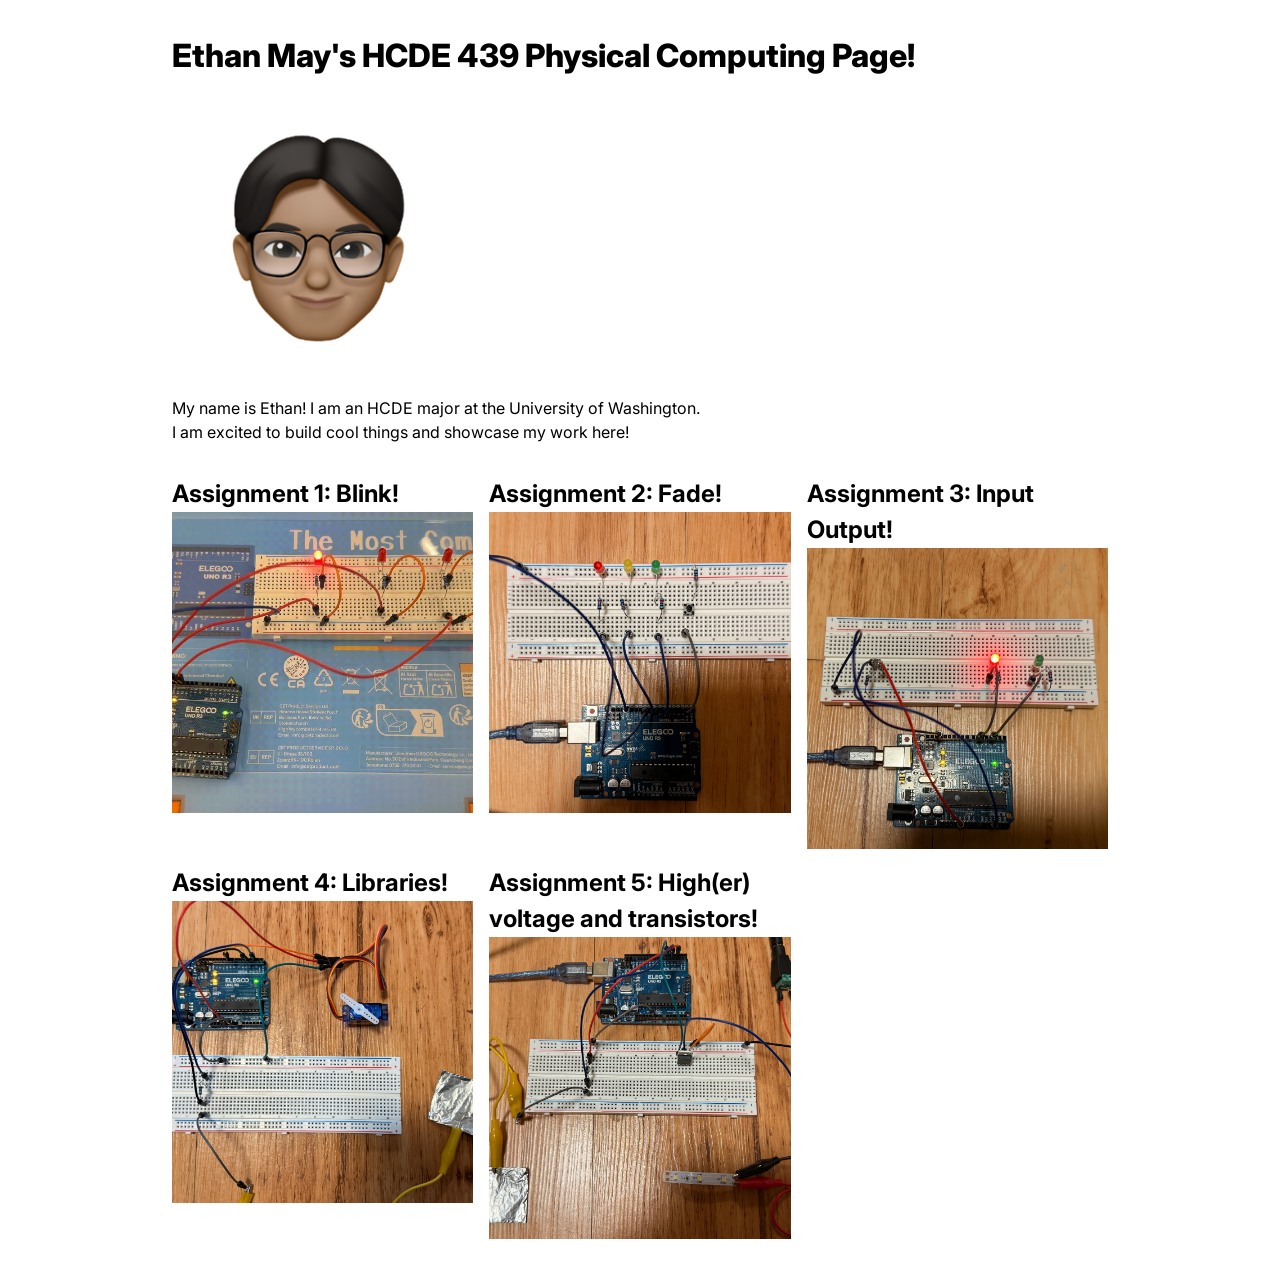
<file: docs/index.html>
<!DOCTYPE html>
<html>
  <head>
    <meta charset="utf-8" />
    <meta name="viewport" content="width=device-width, maximum-scale=1.0" />

    <title>Ethan May's HCDE 439 Physical Computing Page!</title>

    <link href="style.css" rel="stylesheet" />
  </head>
  <body>
    <h1>Ethan May's HCDE 439 Physical Computing Page!</h1>

    <div class="header">
      <img src="me-emoji.png" style="max-width: 300px;" />
      <p>
        My name is Ethan! I am an HCDE major at the University of Washington. <br>
        I am excited to build cool things and showcase my work here!
      </p>
    </div>

    <div class="grid">
      <div class="assignment">
        <a href="a1.html">
          <h2>Assignment 1: Blink!</h2>
          <img src="operation.gif" />
        </a>
      </div>

      <div class="assignment">
        <a href="a2.html">
          <h2>Assignment 2: Fade!</h2>
          <img src="a2-circuit.JPG" />
        </a>
      </div>

      <div class="assignment">
        <a href="a3.html">
          <h2>Assignment 3: Input Output!</h2>
          <img src="a3-circuit.JPG" />
        </a>
      </div>

      <div class="assignment">
        <a href="a4.html">
          <h2>Assignment 4: Libraries!</h2>
          <img src="a4-circuit.JPG" />
        </a>
      </div>

      <div class="assignment">
        <a href="a5.html">
          <h2>Assignment 5: High(er) voltage and transistors!</h2>
          <img src="a5-circuit.JPG" />
        </a>
      </div>
    </div>
  </body>
</html>
</file>
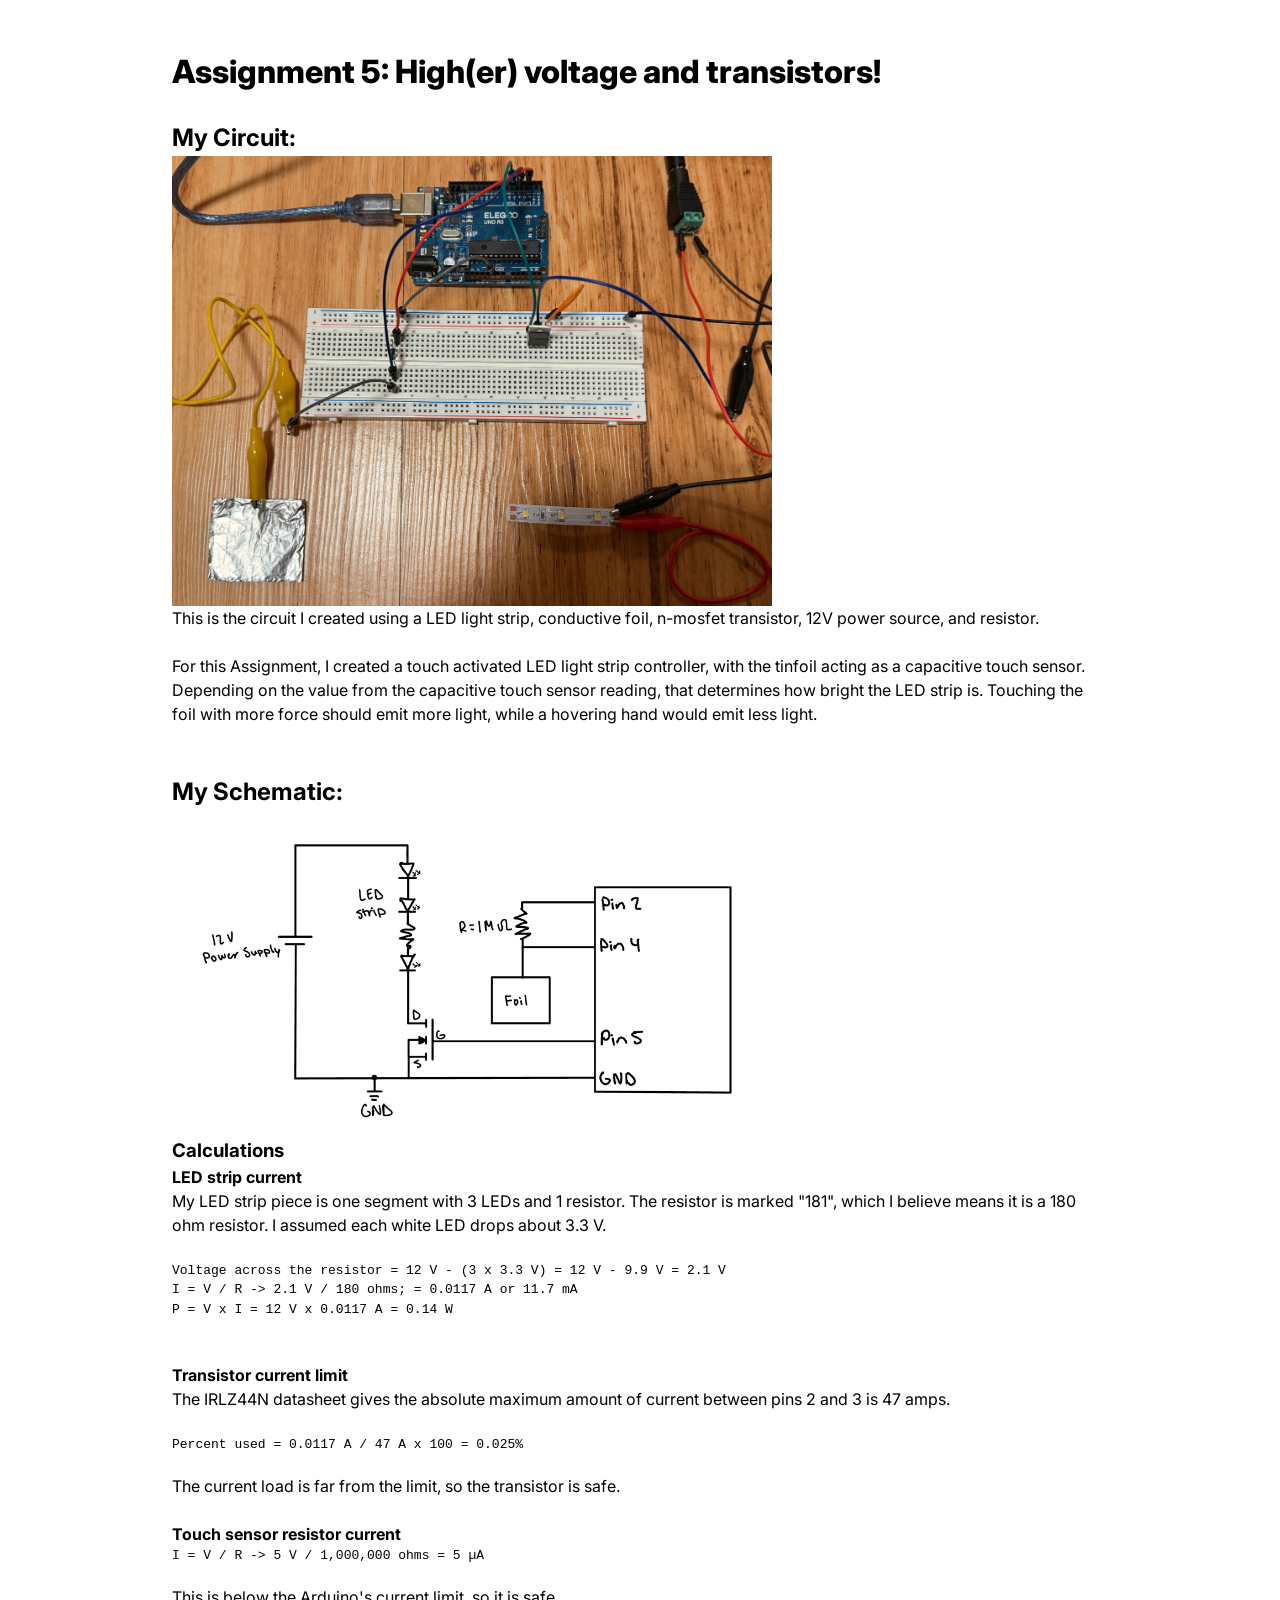
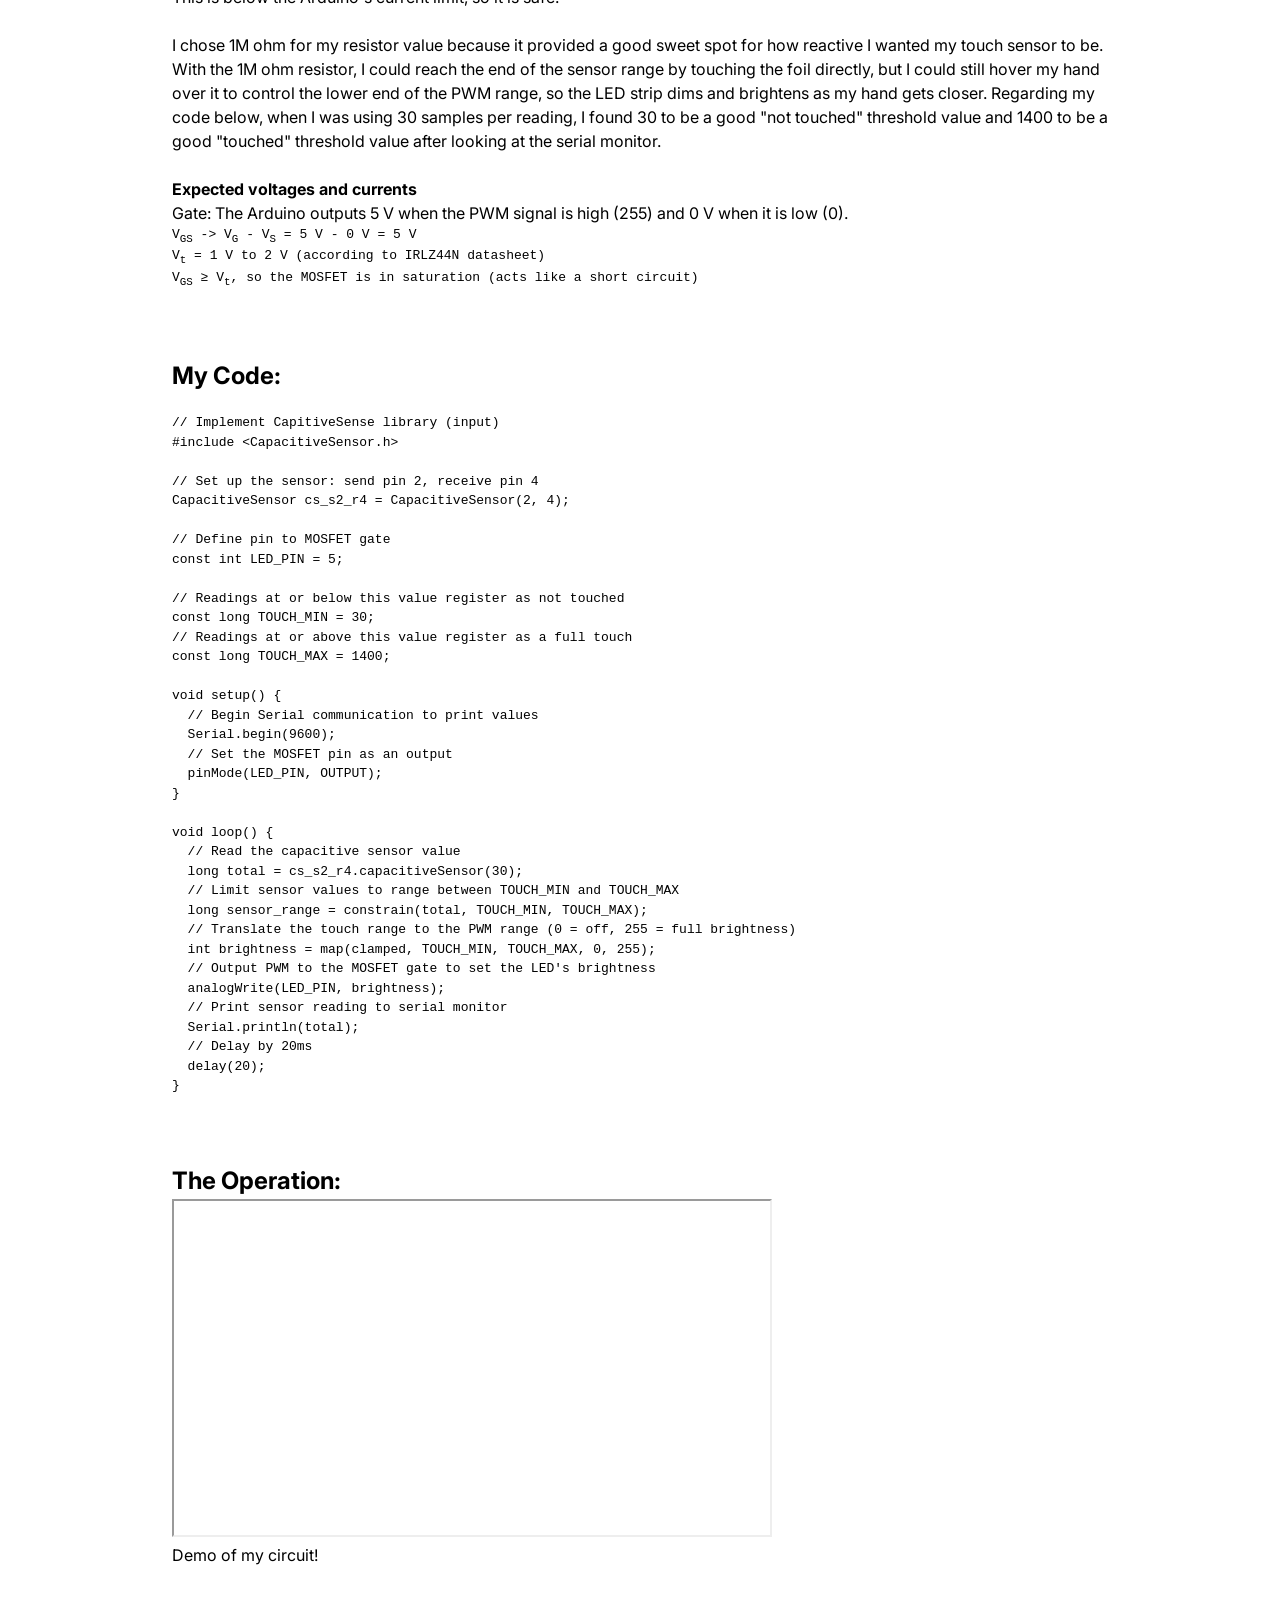
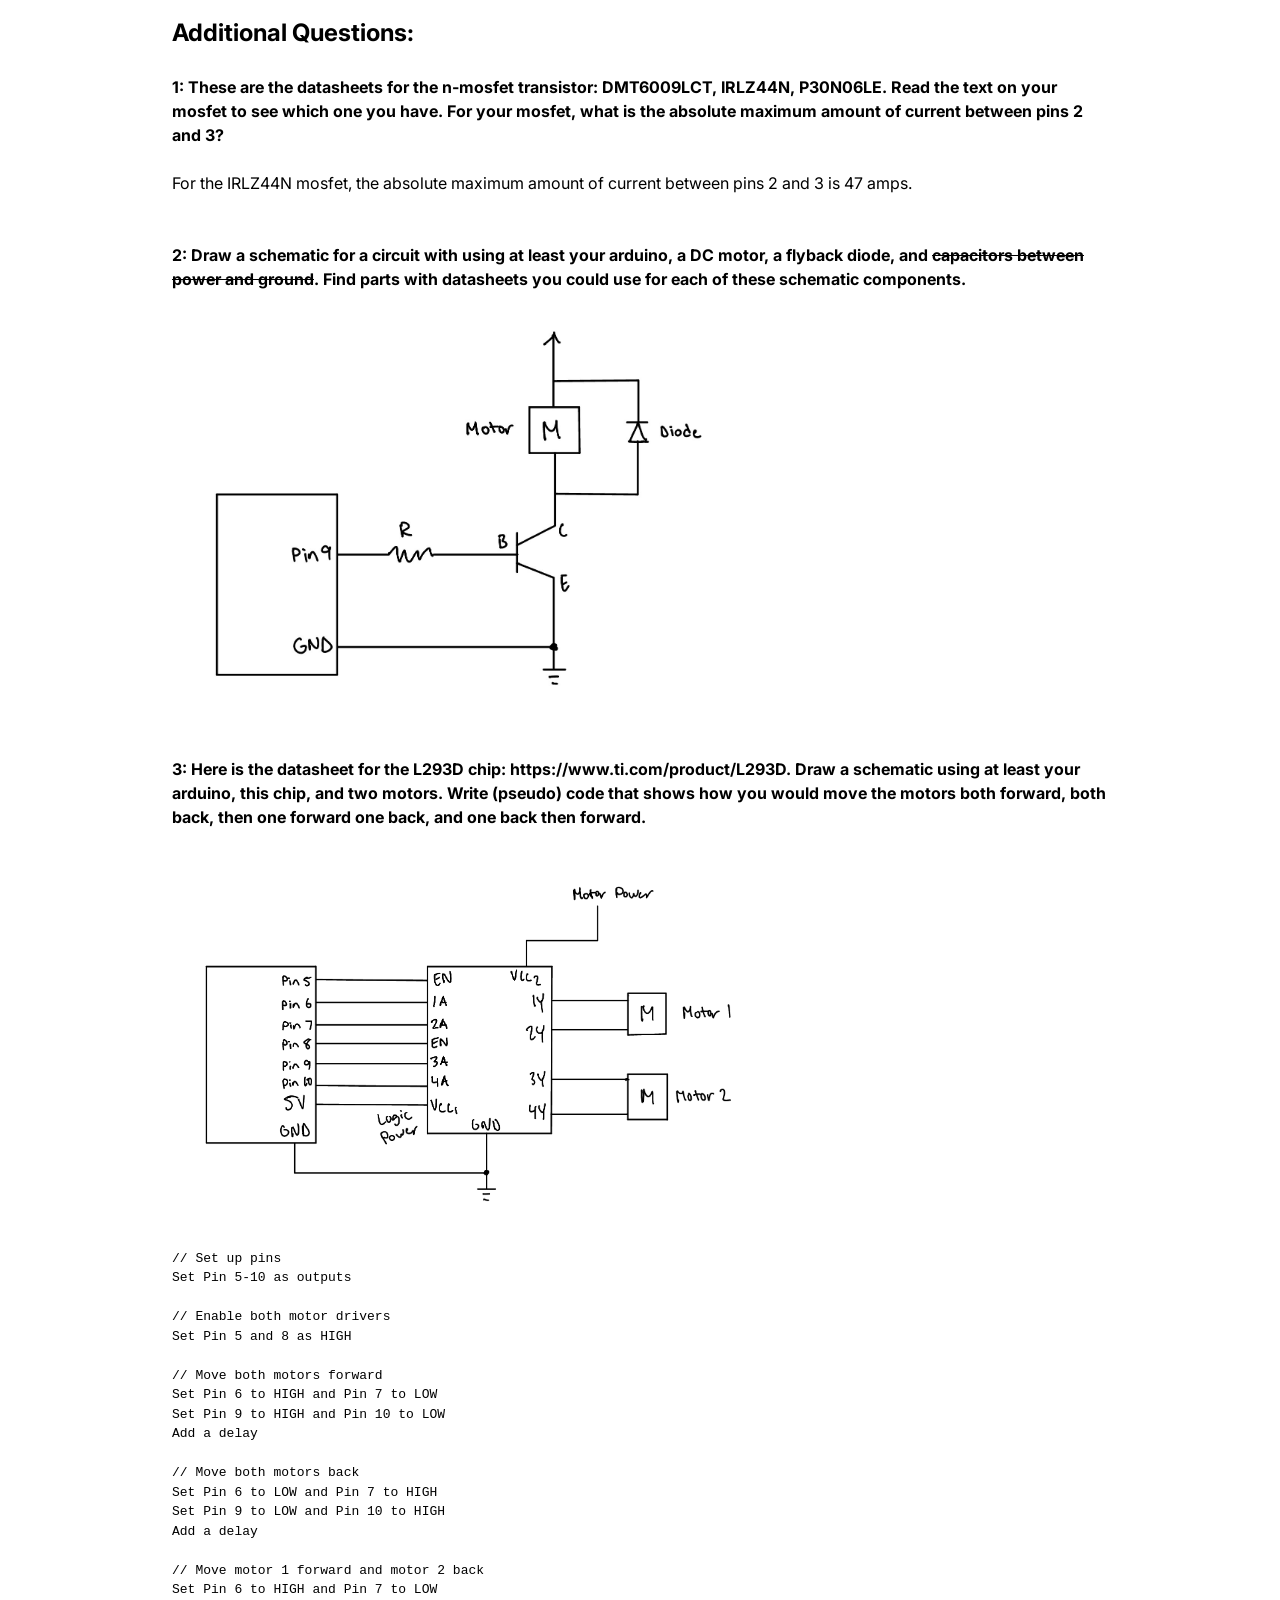
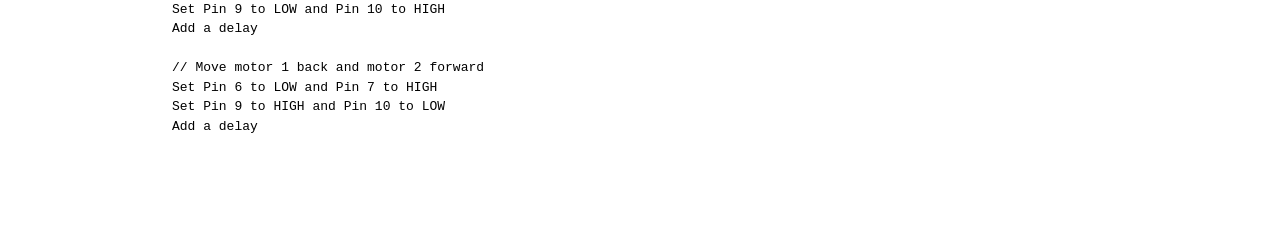
<file: docs/a5.html>
<!DOCTYPE html>
<html>
  <head>
    <meta charset="utf-8" />
    <meta name="viewport" content="width=device-width, maximum-scale=1.0" />

    <title>Ethan's HCDE 439 Physical Computing Page!</title>

    <link href="style.css" rel="stylesheet" type="text/css" />
  </head>
  <body>
    <!-- ===================== Title ===================== -->
    <div class="header">
      <h1>Assignment 5: High(er) voltage and transistors!</h1>
    </div>
    <br>

    <!-- ===================== MY CIRCUIT ===================== -->
    <div class="circuit">
      <h2>My Circuit:</h2>
      <figure>
        <img src="a5-circuit.JPG" style="max-width: 600px;"/>
        <figcaption>
          This is the circuit I created using a LED light strip, conductive foil, n-mosfet transistor, 12V power source, and resistor.
        </figcaption>
      </figure>
      <br>
      <p> 
        For this Assignment, I created a touch activated LED light strip controller, with the tinfoil acting as a capacitive touch sensor.
        Depending on the value from the capacitive touch sensor reading, that determines how bright the LED strip is. Touching the foil with
        more force should emit more light, while a hovering hand would emit less light.
      </p>
    </div>
    <br><br>

    <!-- ===================== MY SCHEMATIC ===================== -->
    <div class="schematic">
      <h2>My Schematic:</h2>
      <figure>
        <img src="a5-schematic.jpg" style="max-width: 600px;"/>
        <figcaption>
          <h3>Calculations</h3>
          <h4>LED strip current</h4>
          My LED strip piece is one segment with 3 LEDs and 1 resistor. The resistor is marked "181", which I believe
          means it is a 180 ohm resistor. I assumed each white LED drops about 3.3 V.
          <br><br>
          <pre>
Voltage across the resistor = 12 V - (3 x 3.3 V) = 12 V - 9.9 V = 2.1 V
I = V / R -> 2.1 V / 180 ohms; = 0.0117 A or 11.7 mA
P = V x I = 12 V x 0.0117 A = 0.14 W
          </pre>
          <br>
          <h4>Transistor current limit</h4>
          The IRLZ44N datasheet gives the absolute maximum amount of current between pins 2 and 3 is 47 amps.
          <br><br>
          <pre>
Percent used = 0.0117 A / 47 A x 100 = 0.025%
          </pre>
          The current load is far from the limit, so the transistor is safe.
          <br><br>
          <h4>Touch sensor resistor current</h4>
          <pre>
I = V / R -> 5 V / 1,000,000 ohms = 5 &micro;A
          </pre>
          This is below the Arduino's current limit, so it is safe.
          <br><br>
          I chose 1M ohm for my resistor value because it provided a good sweet spot for how reactive I wanted my touch sensor to be.
          With the 1M ohm resistor, I could reach the end of the sensor range by touching the foil directly, but I could still hover 
          my hand over it to control the lower end of the PWM range, so the LED strip dims and brightens as my hand gets closer.
          Regarding my code below, when I was using 30 samples per reading, I found 30 to be a good "not touched" threshold value and
          1400 to be a good "touched" threshold value after looking at the serial monitor.
          <br><br>
          <h4>Expected voltages and currents</h4>
          Gate: The Arduino outputs 5 V when the PWM signal is high (255) and 0 V when it is low (0).
          <br>
          <pre>
V<sub>GS</sub> -> V<sub>G</sub> - V<sub>S</sub> = 5 V - 0 V = 5 V
V<sub>t</sub> = 1 V to 2 V (according to IRLZ44N datasheet)
V<sub>GS</sub> &ge; V<sub>t</sub>, so the MOSFET is in saturation (acts like a short circuit)
        </pre>
        </figcaption>
      </figure>
      <p>
        <!--  -->
      </p>
    </div>
    <br><br>

    <!-- ===================== MY CODE ===================== -->
    <div class="code">
      <h2>My Code:</h2>
      <pre><code>
// Implement CapitiveSense library (input)
#include &lt;CapacitiveSensor.h&gt;
        
// Set up the sensor: send pin 2, receive pin 4
CapacitiveSensor cs_s2_r4 = CapacitiveSensor(2, 4);

// Define pin to MOSFET gate
const int LED_PIN = 5;

// Readings at or below this value register as not touched
const long TOUCH_MIN = 30;
// Readings at or above this value register as a full touch
const long TOUCH_MAX = 1400;

void setup() {
  // Begin Serial communication to print values
  Serial.begin(9600);
  // Set the MOSFET pin as an output
  pinMode(LED_PIN, OUTPUT);
}

void loop() {
  // Read the capacitive sensor value
  long total = cs_s2_r4.capacitiveSensor(30);
  // Limit sensor values to range between TOUCH_MIN and TOUCH_MAX
  long sensor_range = constrain(total, TOUCH_MIN, TOUCH_MAX);
  // Translate the touch range to the PWM range (0 = off, 255 = full brightness)
  int brightness = map(clamped, TOUCH_MIN, TOUCH_MAX, 0, 255);
  // Output PWM to the MOSFET gate to set the LED's brightness
  analogWrite(LED_PIN, brightness);
  // Print sensor reading to serial monitor
  Serial.println(total);
  // Delay by 20ms
  delay(20);
}
      </code></pre>
    </div>
    <br><br>

    <!-- ===================== MY OPERATION ===================== -->
    <div class="operation">
      <h2>The Operation:</h2>
      <figure>
        <iframe src="https://www.youtube.com/embed/8DIwZIifJjM" style="width: 100%; max-width: 600px; aspect-ratio: 16 / 9;" allowfullscreen></iframe>
        <figcaption>
         Demo of my circuit!
        </figcaption>
      </figure>
    </div>
    <br><br>

    <!-- ===================== ADDITIONAL QUESTIONS ===================== -->
    <div class="additional-questions">
      <h2>Additional Questions:</h2>
    </div>
    <br>

    <!-- Question 1 -->
    <div class="question-1">
      <h4>
        1: These are the datasheets for the n-mosfet transistor: DMT6009LCT, IRLZ44N, P30N06LE. Read the text on your mosfet to see which one you have. For your mosfet, what is the absolute maximum amount of current between pins 2 and 3?
      </h4>
      <br>
      <p>
        For the IRLZ44N mosfet, the absolute maximum amount of current between pins 2 and 3 is 47 amps. 
      </p>
    </div>
    <br><br>

    <!-- Question 2 -->
    <div class="question-2">
      <h4>2: Draw a schematic for a circuit with using at least your arduino, a DC motor, a flyback diode, and <s>capacitors between power and ground</s>. Find parts with datasheets you could use for each of these schematic components.</h4>
      <br>
      <img src="a5-aq2.jpg" style="max-width: 600px;"/>
      <!-- <p>
       
      </p> -->
    </div>
    <br><br>

    <!-- Question 3 -->
    <div class="question-3">
      <h4>3: Here is the datasheet for the L293D chip: https://www.ti.com/product/L293D. Draw a schematic using at least your arduino, this chip, and two motors. Write (pseudo) code that shows how you would move the motors both forward, both back, then one forward one back, and one back then forward.</h4>
      <br>
      <img src="a5-aq3.png" style="max-width: 600px;"/>
      <p>
        <pre><code>
// Set up pins
Set Pin 5-10 as outputs

// Enable both motor drivers
Set Pin 5 and 8 as HIGH

// Move both motors forward
Set Pin 6 to HIGH and Pin 7 to LOW
Set Pin 9 to HIGH and Pin 10 to LOW
Add a delay

// Move both motors back
Set Pin 6 to LOW and Pin 7 to HIGH
Set Pin 9 to LOW and Pin 10 to HIGH
Add a delay

// Move motor 1 forward and motor 2 back
Set Pin 6 to HIGH and Pin 7 to LOW
Set Pin 9 to LOW and Pin 10 to HIGH
Add a delay

// Move motor 1 back and motor 2 forward
Set Pin 6 to LOW and Pin 7 to HIGH
Set Pin 9 to HIGH and Pin 10 to LOW
Add a delay
        </code></pre>
      </p>
    </div>
    <br><br>

    <!-- AI Use Statement:
    <div class="ai-use">
      <h4>AI Use Statement</h4>
      <br>
      <p>I used Claude to help me implement an embedded youtube video on my webpage, to show a demo of my circuit.</p>
      <br>
      <p><strong>Prompt:</strong> How do I implement an embedded Youtube video in HTML?</p>
      <br>
      <p><strong>Output:</strong> On YouTube, click Share, then Embed, and copy the code it gives you. It looks like this:</p>
  <pre><code>&lt;figure&gt;
  &lt;iframe src="https://www.youtube.com/embed/VIDEO_ID" style="width: 100%; max-width: 600px; aspect-ratio: 16 / 9;" allowfullscreen&gt;&lt;/iframe&gt;
  &lt;figcaption&gt;
    Caption here.....
  &lt;/figcaption&gt;
&lt;/figure&gt;</code></pre>
      <br>
      <p>I implemented the exact output, only changing the video ID as necessary.</p>
    </div>
    <br><br> -->
  </body>
</html>
</file>
<file: docs/style.css>
@import url("https://fonts.googleapis.com/css2?family=Inter:wght@100;200;300;400;500;600;700;800;900&display=swap");

*,
*::before,
*::after {
  box-sizing: border-box;
}

* {
  margin: 0;
}

img,
picture,
video,
canvas,
svg {
  display: block;
  max-width: 100%;
}

body {
  font-family: "Inter", sans-serif;
  line-height: 1.5;
  -webkit-font-smoothing: antialiased;
  max-width: 1000px;
  padding: 2em;
  margin: auto;
}

h1 {
  font-weight: 800;
}

h2 {
  font-weight: 700;
}

.header {
  display: block;
  gap: 1em;
  margin-top: 1em;
}

.header img {
  width: 50%;
  object-fit: cover;
}

.grid {
  display: grid;
  grid-template-columns: repeat(auto-fit, minmax(250px, 1fr));
  gap: 1em;
  margin-top: 2em;
}

.assignment a {
  color: #000;
  text-decoration: none;
}

.assignment a:hover {
  color: #f06;
}

.assignment img {
  aspect-ratio: 1;
  object-fit: cover;
}

.assignment p {
  margin-top: 0.5em;
}
</file>
